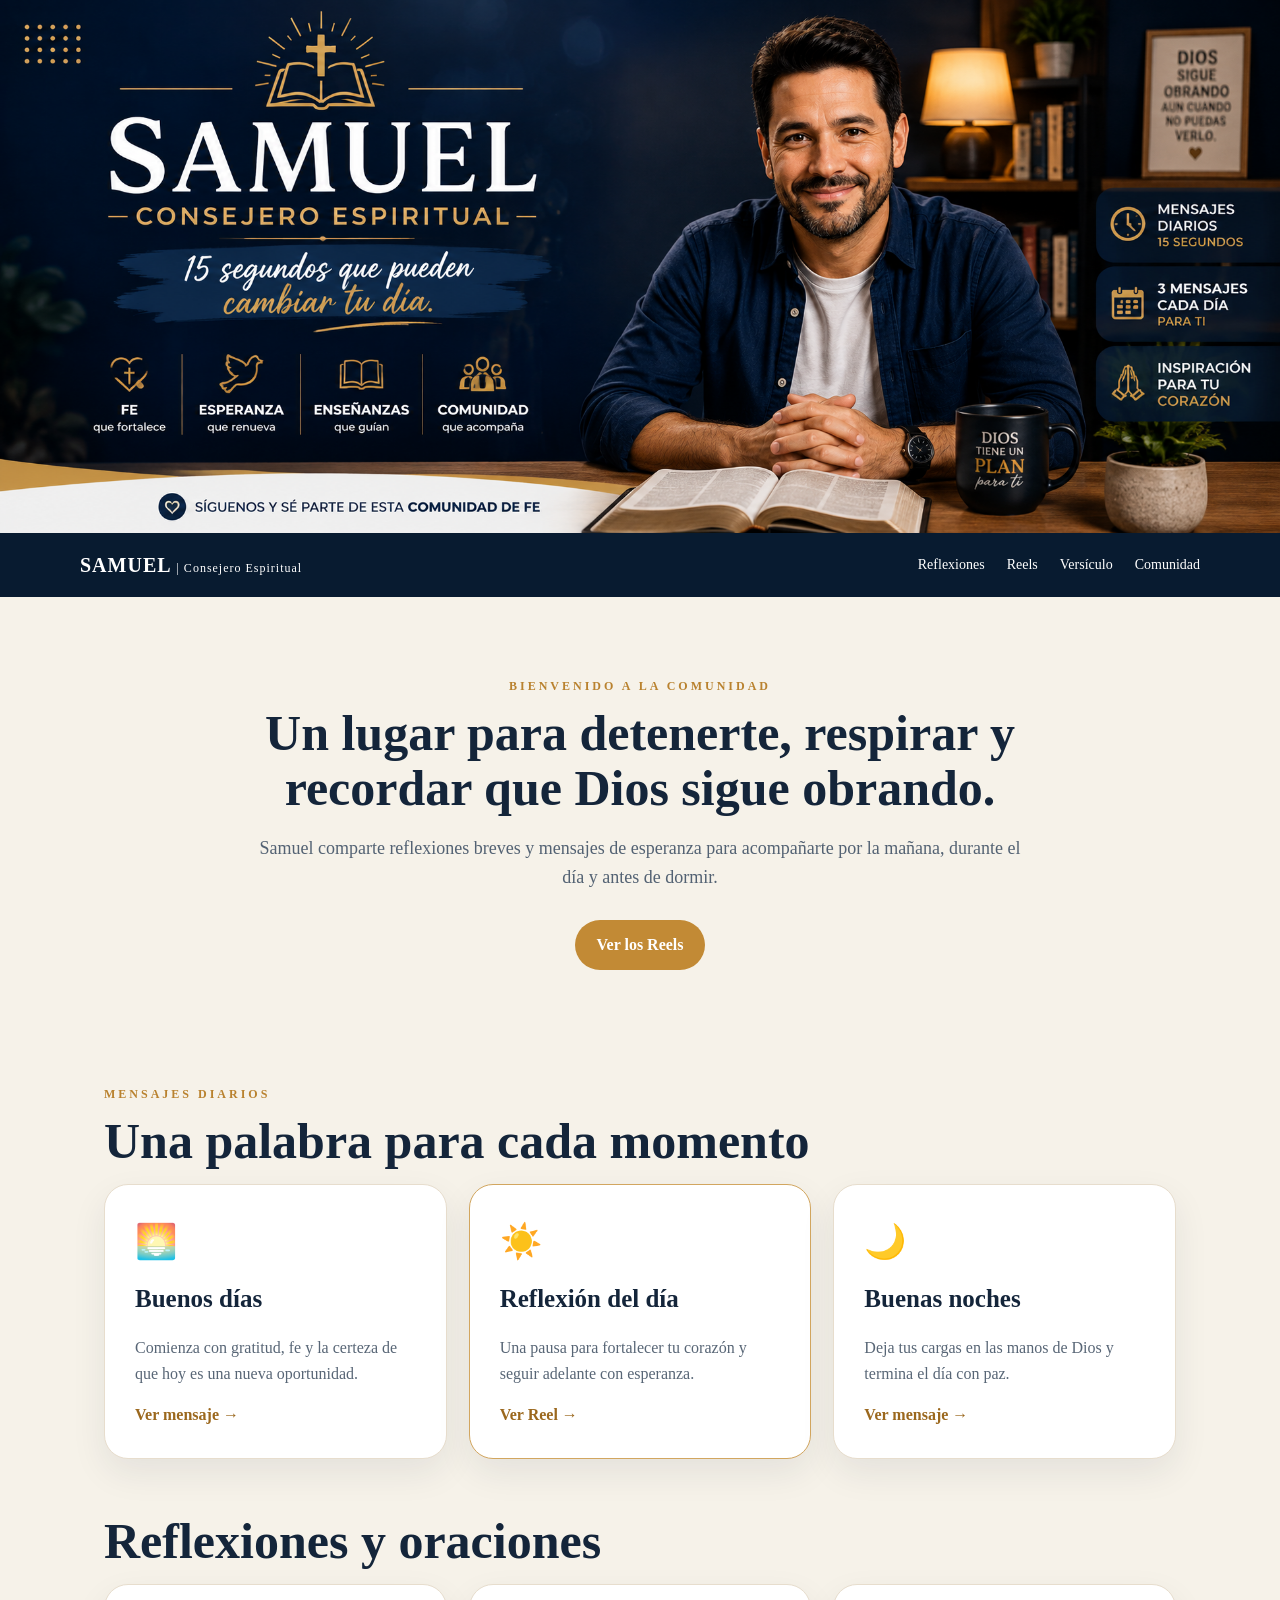
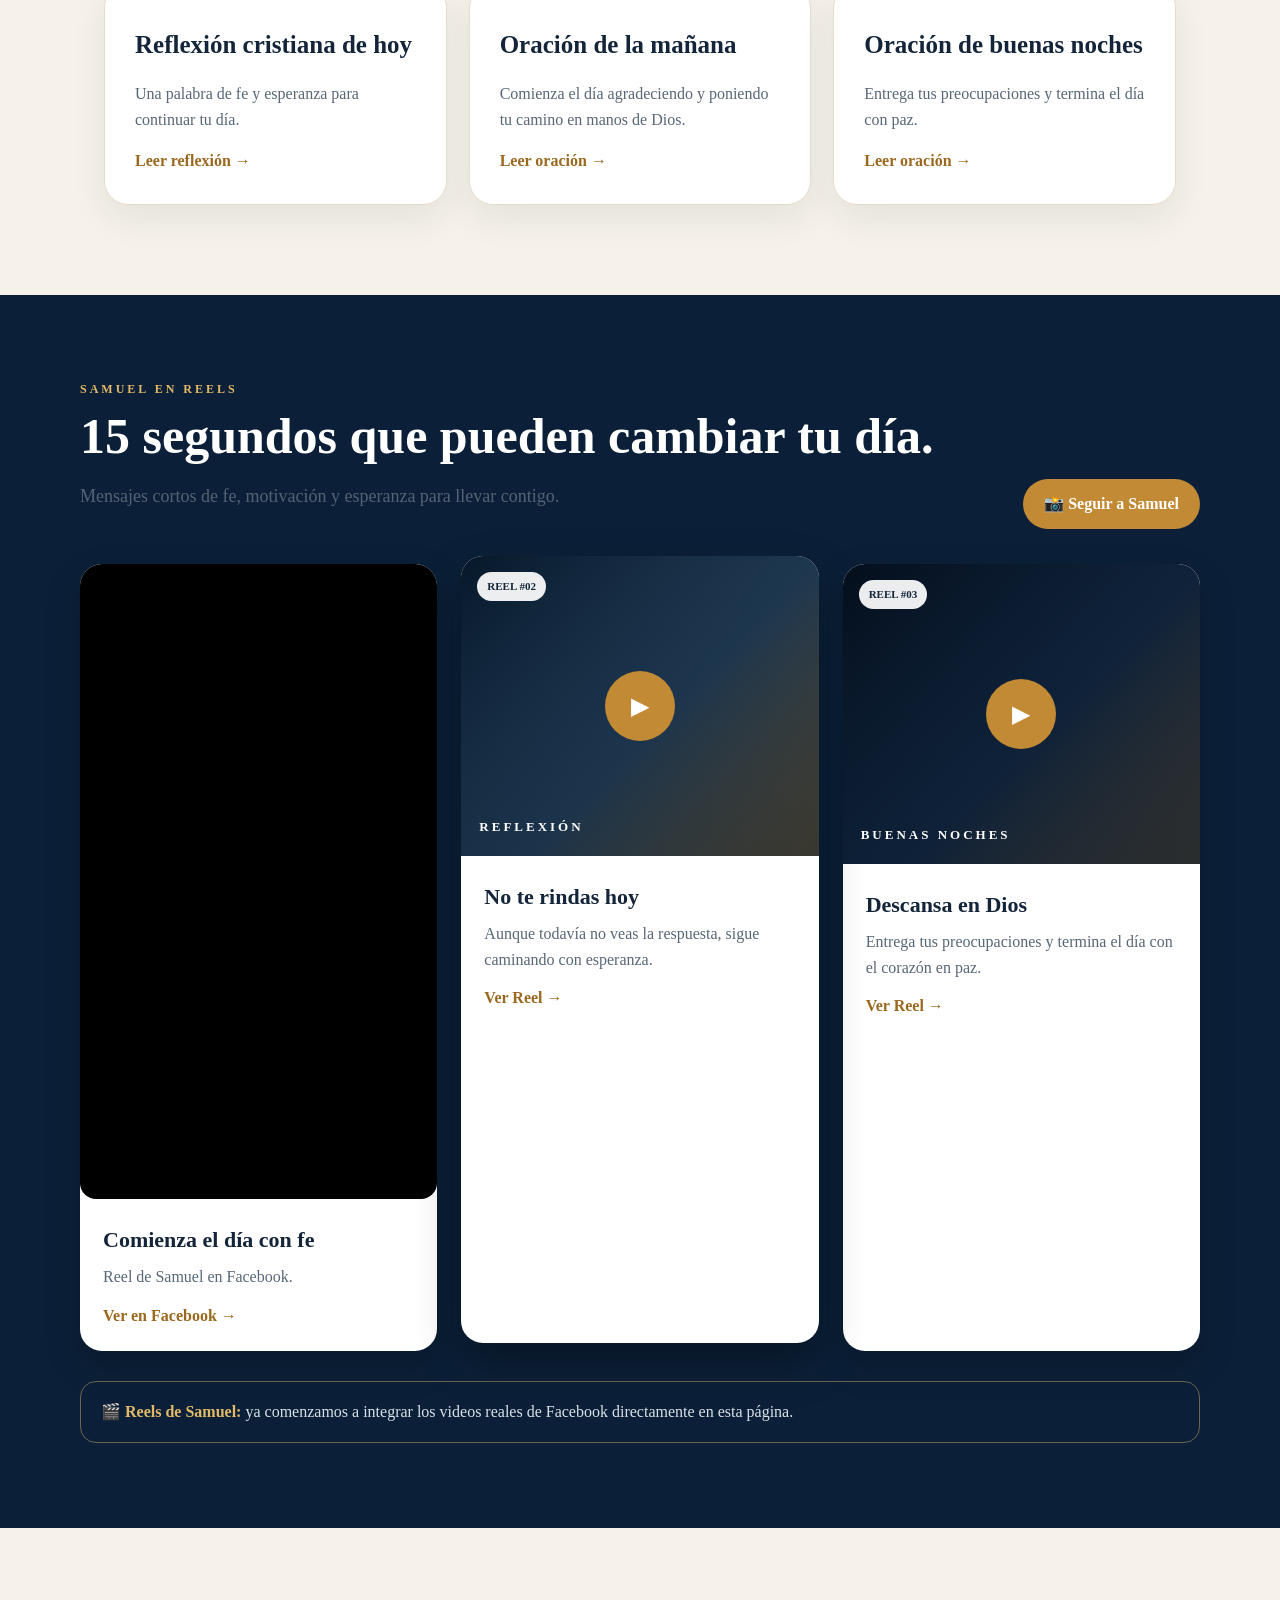
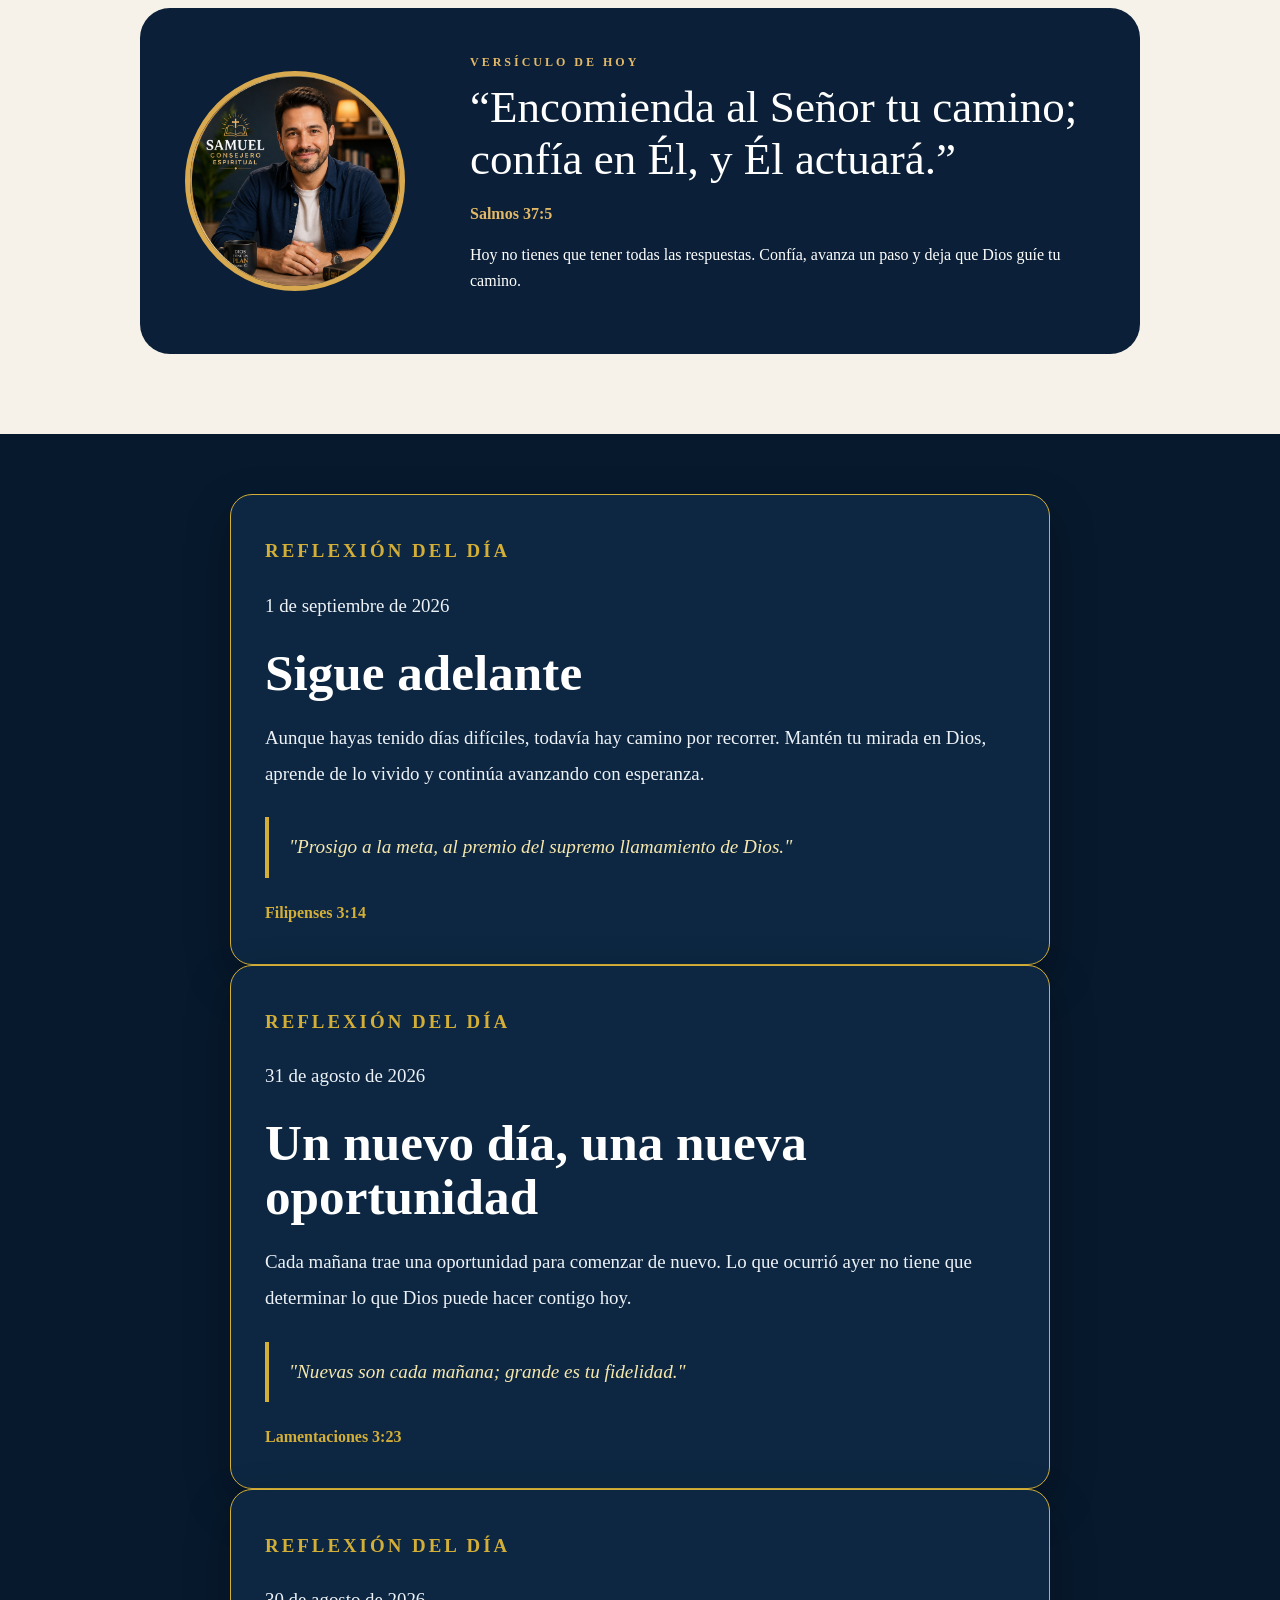
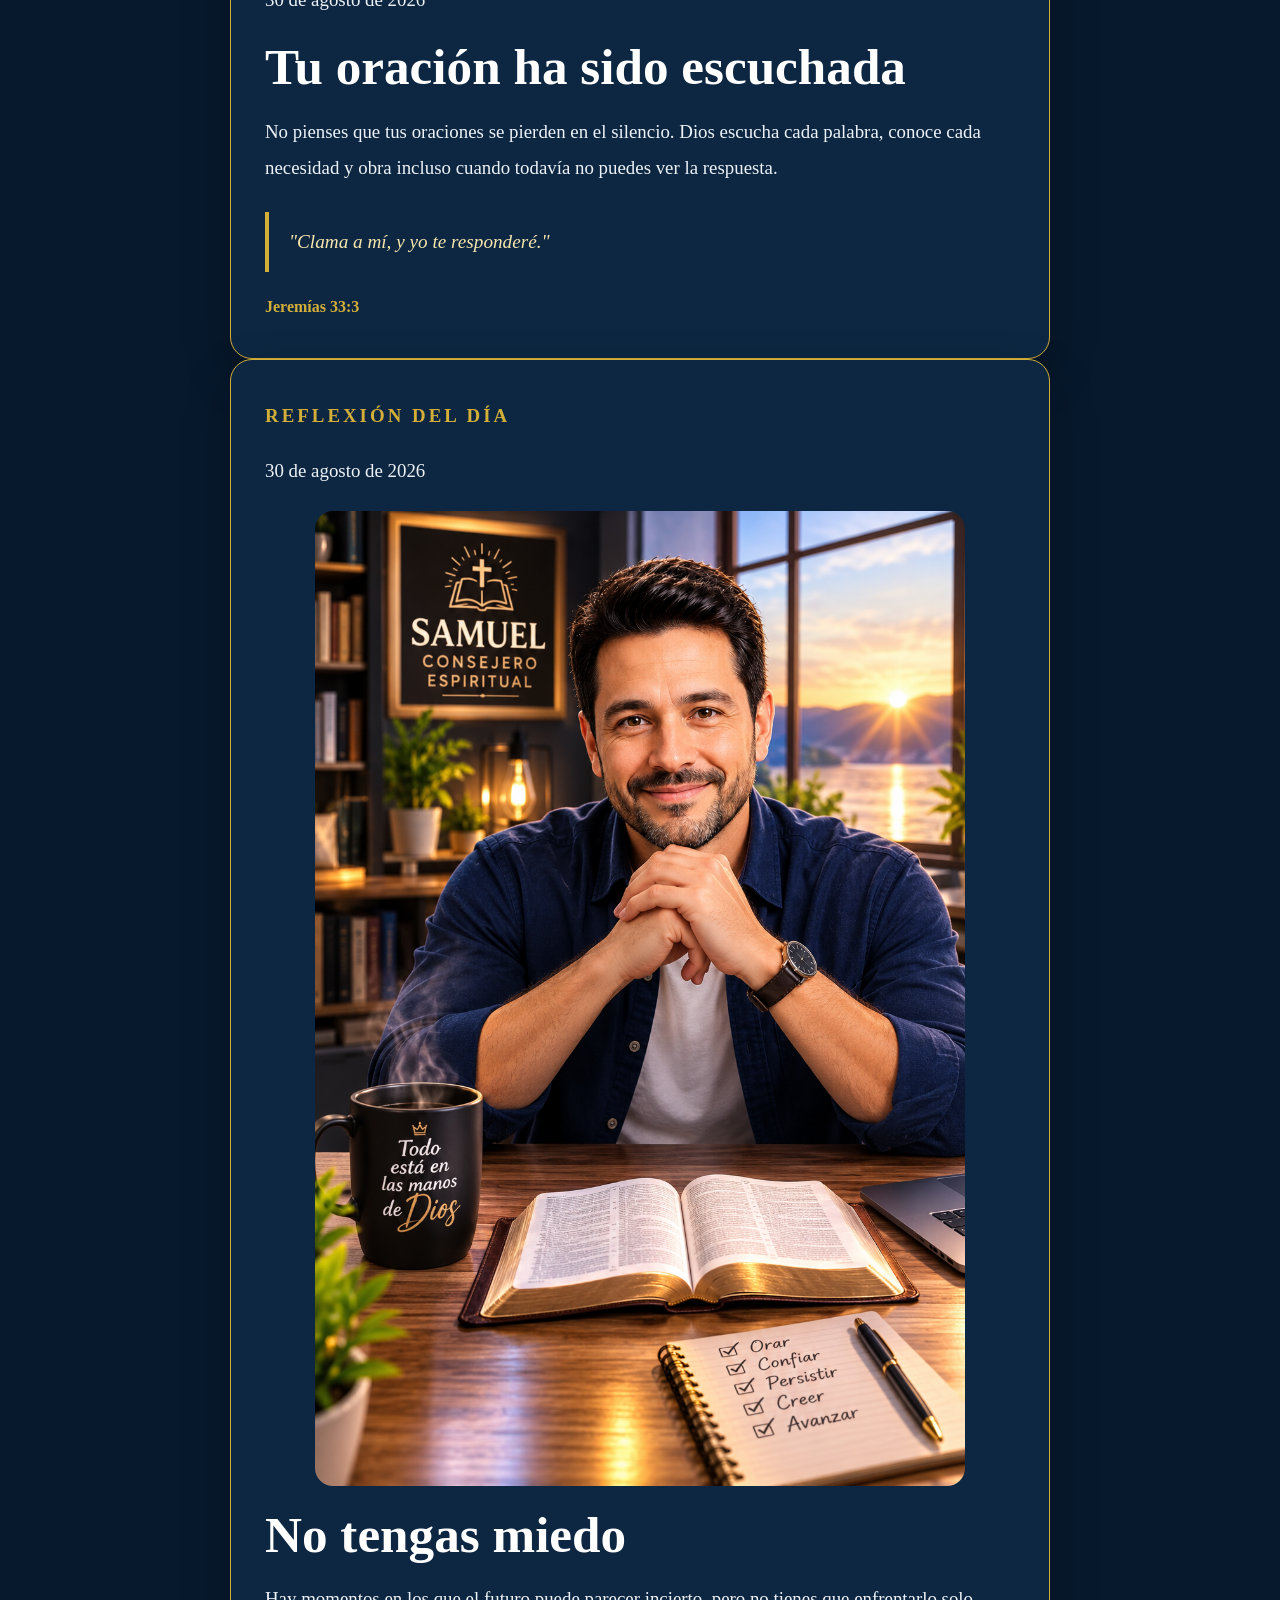
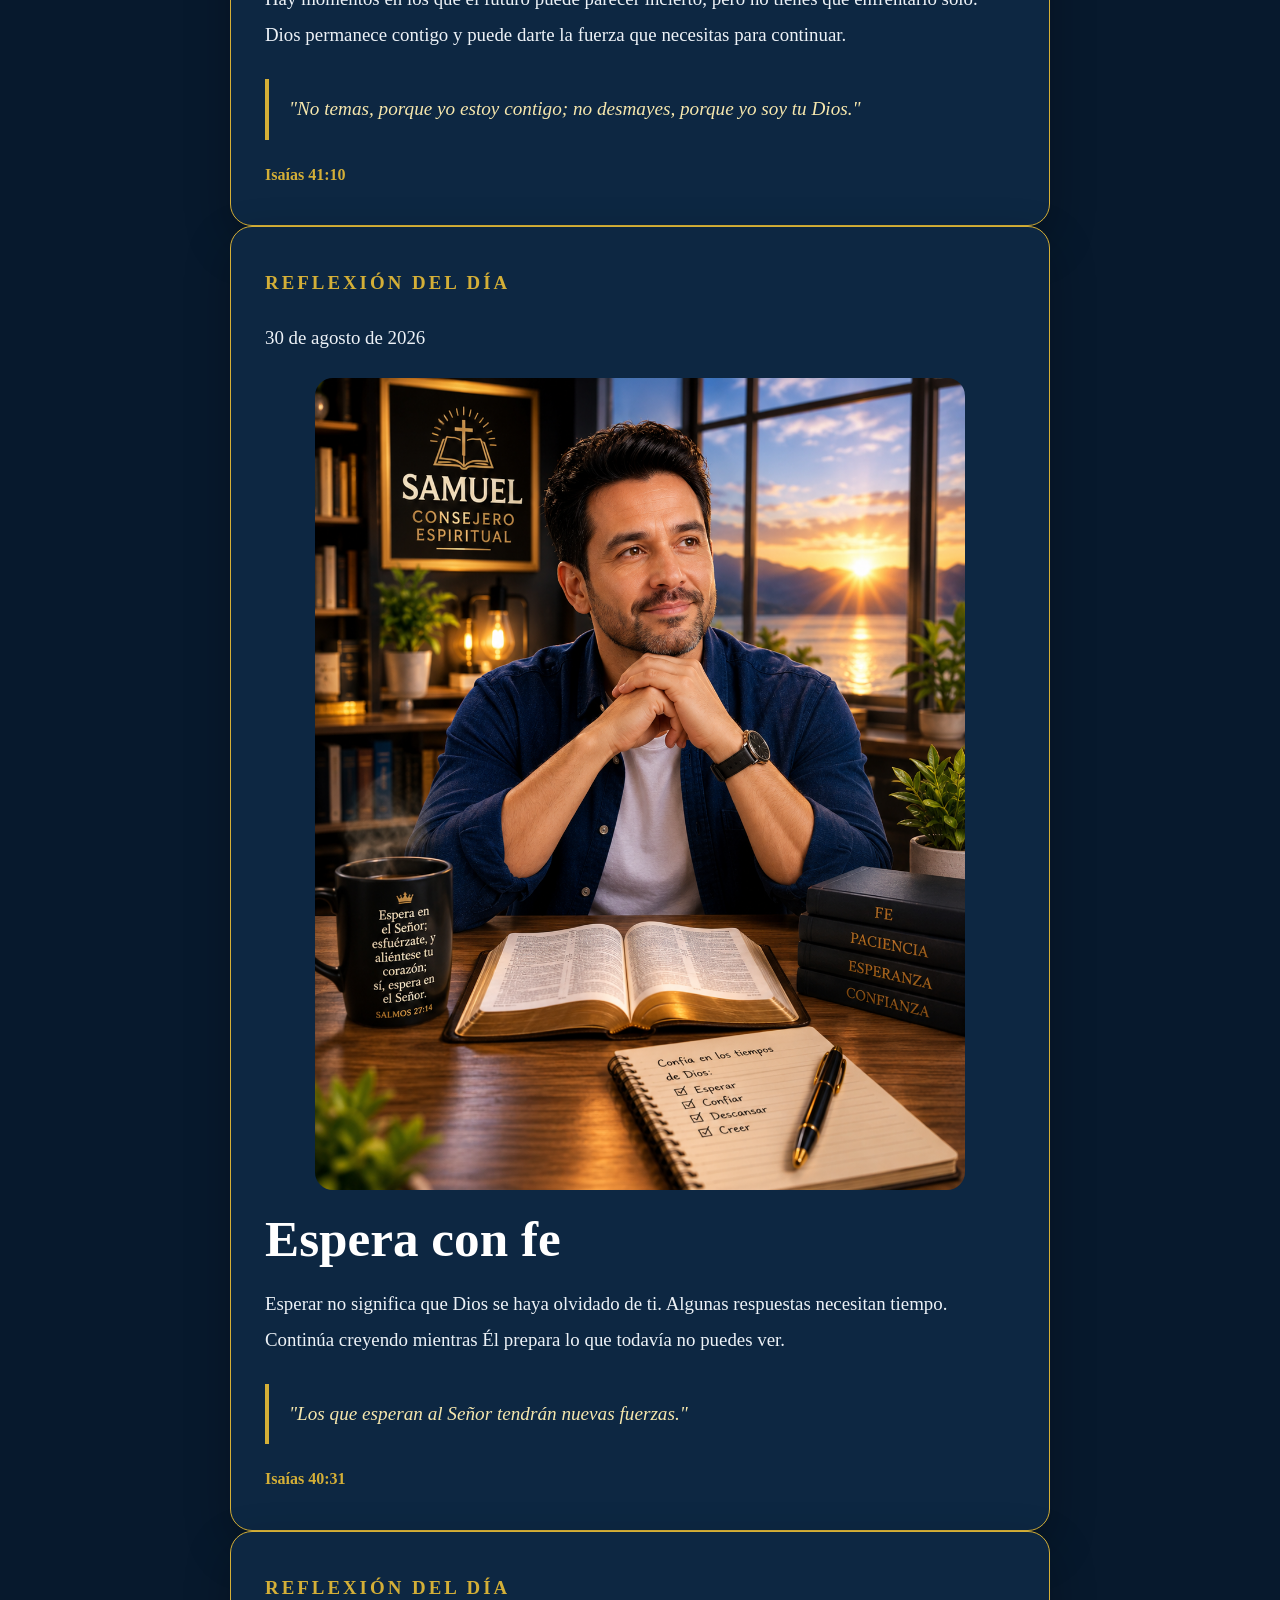
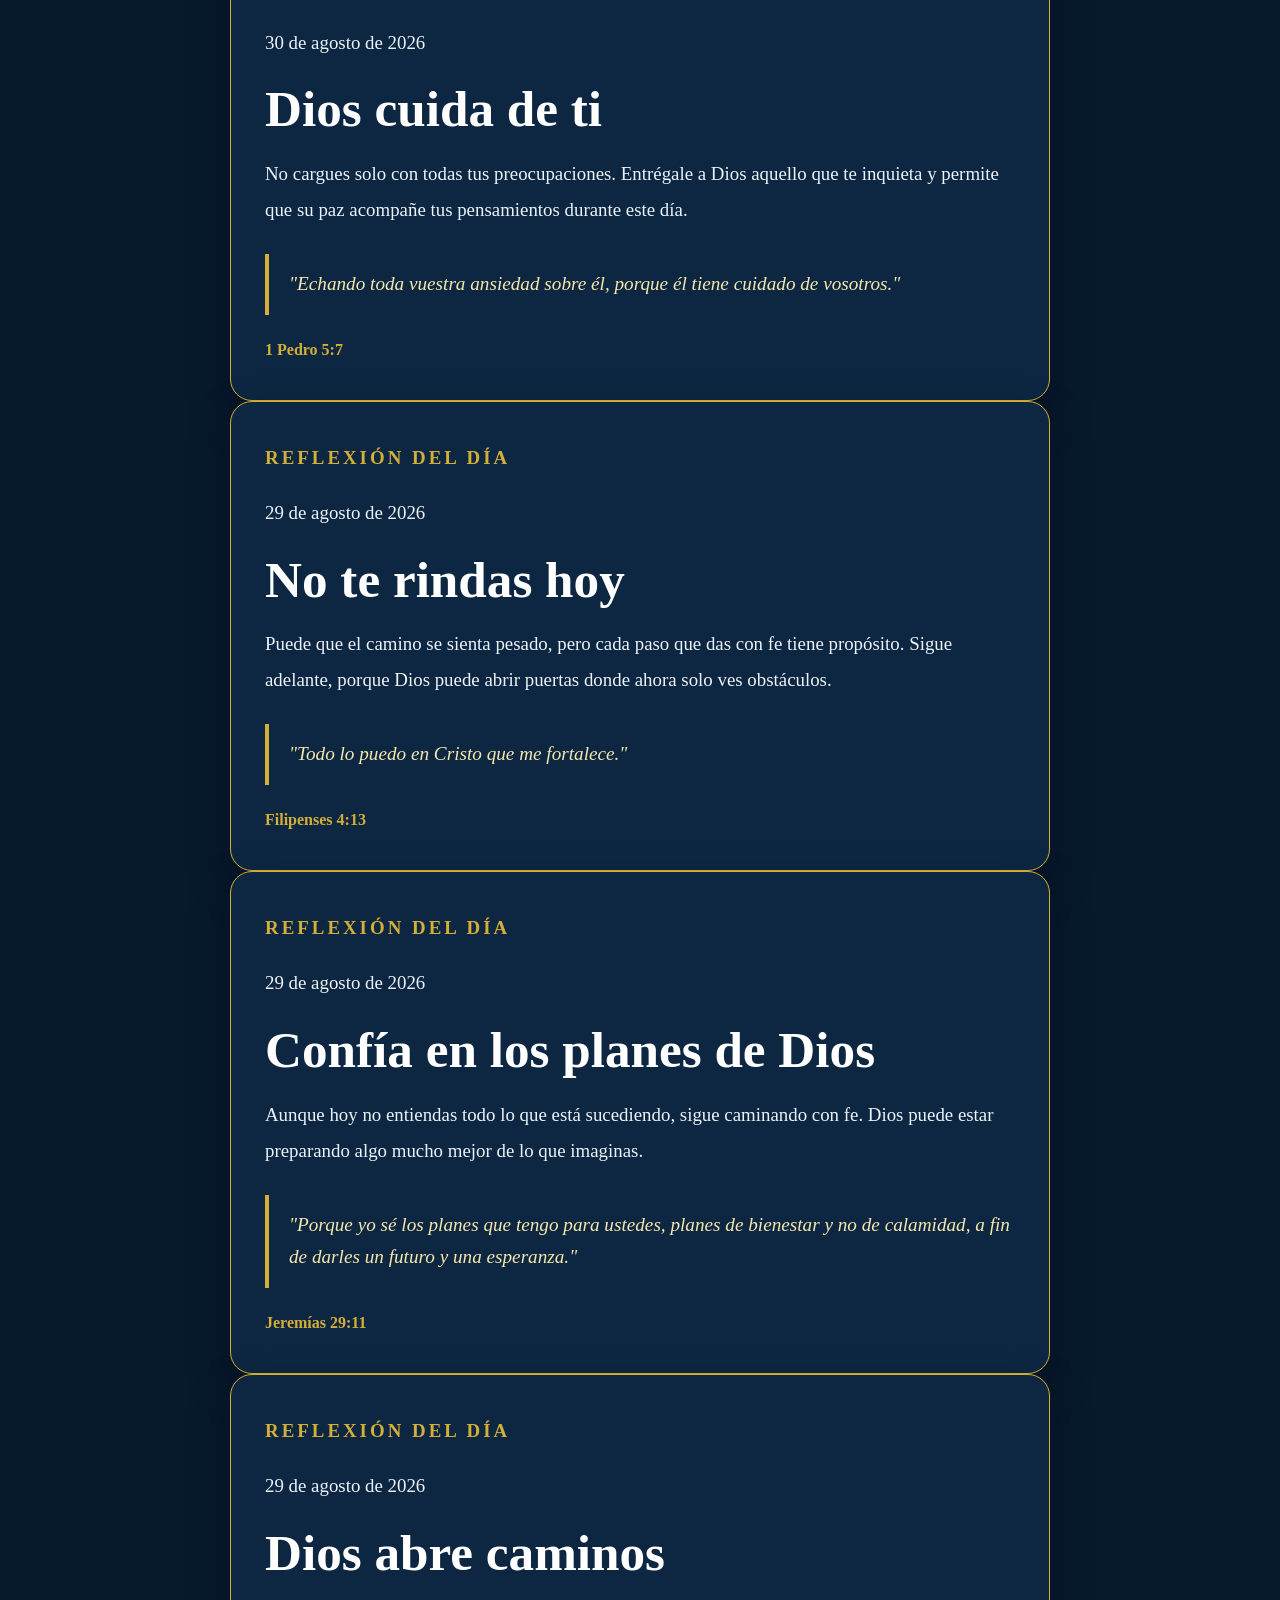
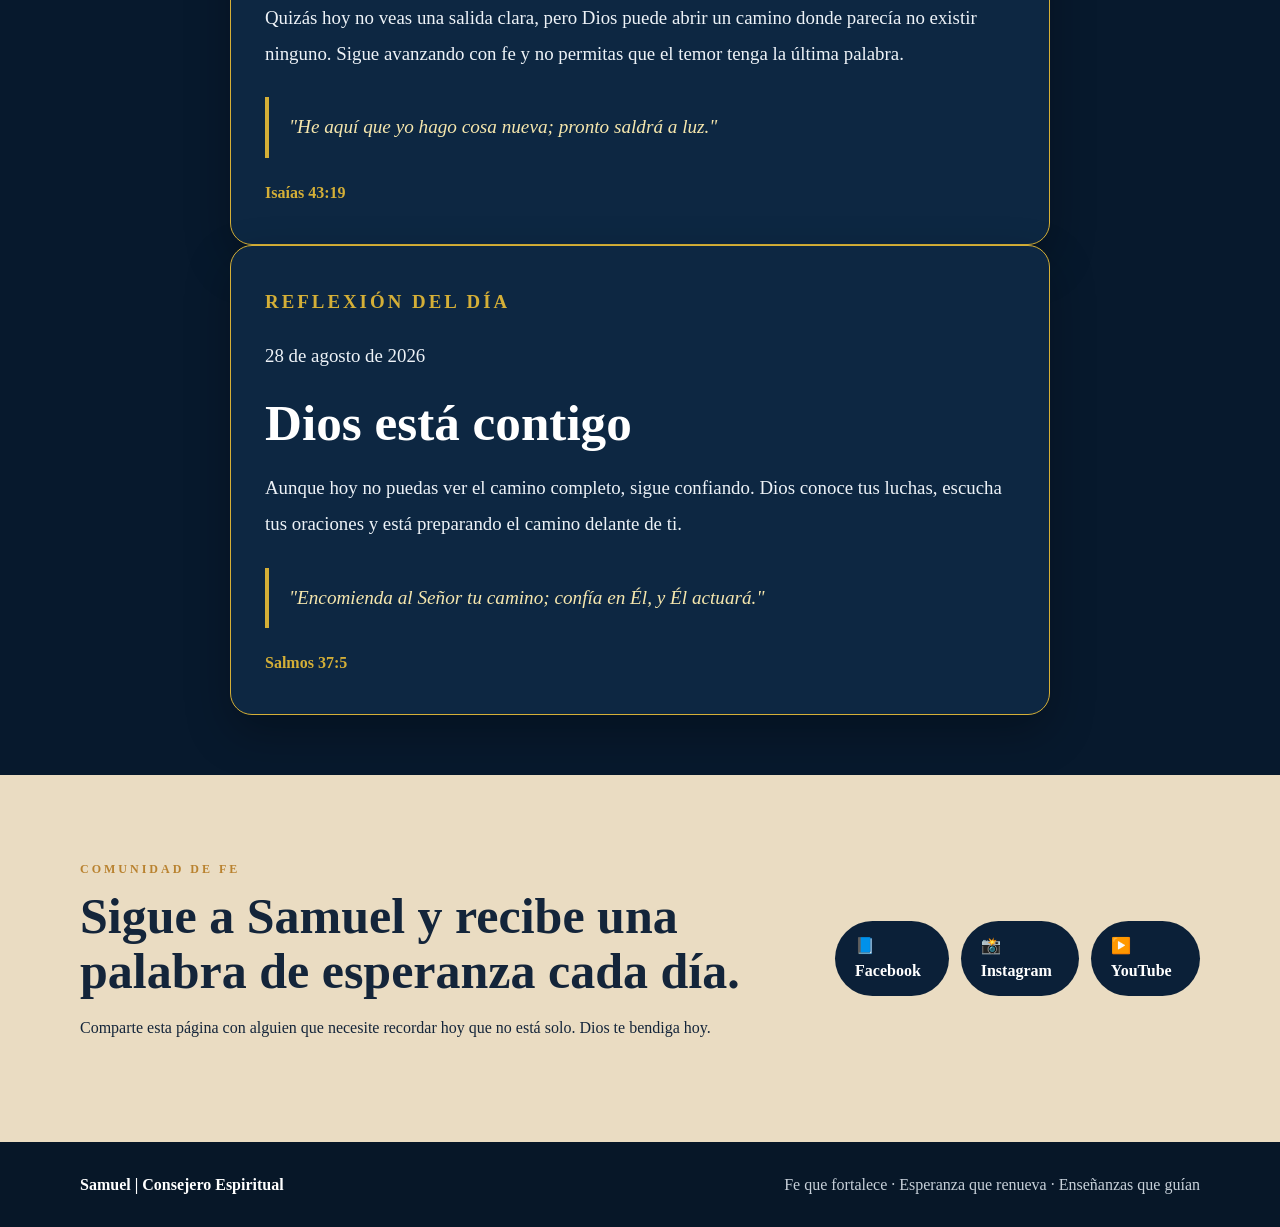
<file: index.html>
<!doctype html>
<html lang="es">
<head>
<meta charset="utf-8">
<meta name="viewport" content="width=device-width, initial-scale=1">
<title>Samuel Consejero Espiritual | Reflexiones Cristianas y Mensajes de Fe</title>
<meta name="description" content="Samuel Consejero Espiritual comparte reflexiones cristianas, mensajes de fe, esperanza, oración y motivación para comenzar y terminar cada día con Dios.">
<link rel="stylesheet" href="styles.css">
<link rel="canonical" href="https://samuelconsejero.com/">
<meta name="robots" content="index, follow, max-image-preview:large">
<meta name="author" content="Samuel | Consejero Espiritual">
<meta name="theme-color" content="#07192d">

<meta property="og:type" content="website">
<meta property="og:locale" content="es_US">
<meta property="og:title" content="Samuel | Consejero Espiritual">
<meta property="og:description" content="Reflexiones cristianas, mensajes de fe, esperanza y motivación para cada día.">
<meta property="og:url" content="https://samuelconsejero.com/">
<meta property="og:image" content="https://samuelconsejero.com/samuel-banner.png">

<meta name="twitter:card" content="summary_large_image">
<meta name="twitter:title" content="Samuel | Consejero Espiritual">
<meta name="twitter:description" content="Reflexiones cristianas, mensajes de fe, esperanza y motivación para cada día.">
<meta name="twitter:image" content="https://samuelconsejero.com/samuel-banner.png">

<script type="application/ld+json">
{
  "@context": "https://schema.org",
  "@type": "WebSite",
  "name": "Samuel | Consejero Espiritual",
  "url": "https://samuelconsejero.com/",
  "description": "Reflexiones cristianas, mensajes de fe, esperanza y motivación para cada día.",
  "inLanguage": "es"
}
</script>
<script async src="https://pagead2.googlesyndication.com/pagead/js/adsbygoogle.js?client=ca-pub-1262823786846792"
     crossorigin="anonymous"></script>
</head>
<body>
<header id="inicio">
  <div class="brand-banner"><img src="samuel-banner.png" alt="Samuel | Consejero Espiritual"></div>
  <nav class="nav">
    <a class="logo" href="#inicio">SAMUEL <span>| Consejero Espiritual</span></a>
    <div class="navlinks">
      <a href="#reflexiones">Reflexiones</a>
      <a href="#reels">Reels</a>
      <a href="#versiculo">Versículo</a>
      <a href="#comunidad">Comunidad</a>
    </div>
  </nav>
</header>

<main>
<section class="intro">
  <p class="kicker">BIENVENIDO A LA COMUNIDAD</p>
  <h1>Un lugar para detenerte, respirar y recordar que Dios sigue obrando.</h1>
  <p>Samuel comparte reflexiones breves y mensajes de esperanza para acompañarte por la mañana, durante el día y antes de dormir.</p>
  <a class="btn gold" href="#reels">Ver los Reels</a>
</section>

<section id="reflexiones" class="section">
  <p class="kicker">MENSAJES DIARIOS</p>
  <h2>Una palabra para cada momento</h2>
  <div class="cards">
    <article class="card"><div class="icon">🌅</div><h3>Buenos días</h3><p>Comienza con gratitud, fe y la certeza de que hoy es una nueva oportunidad.</p><a href="#reels">Ver mensaje →</a></article>
    <article class="card main-card"><div class="icon">☀️</div><h3>Reflexión del día</h3><p>Una pausa para fortalecer tu corazón y seguir adelante con esperanza.</p><a href="#reels">Ver Reel →</a></article>
    <article class="card"><div class="icon">🌙</div><h3>Buenas noches</h3><p>Deja tus cargas en las manos de Dios y termina el día con paz.</p><a href="#reels">Ver mensaje →</a></article>
  </div>
  <div class="seo-articles">
    <h2>Reflexiones y oraciones</h2>
    <div class="cards">
      <article class="card"><h3>Reflexión cristiana de hoy</h3><p>Una palabra de fe y esperanza para continuar tu día.</p><a href="reflexion-cristiana-de-hoy.html">Leer reflexión →</a></article>
      <article class="card"><h3>Oración de la mañana</h3><p>Comienza el día agradeciendo y poniendo tu camino en manos de Dios.</p><a href="oracion-de-la-manana.html">Leer oración →</a></article>
      <article class="card"><h3>Oración de buenas noches</h3><p>Entrega tus preocupaciones y termina el día con paz.</p><a href="oracion-de-buenas-noches.html">Leer oración →</a></article>
    </div>
  </div>
</section>

<!-- NUEVA SECCIÓN DE REELS -->
<section id="reels" class="reels-section">
  <div class="reels-heading">
    <div>
      <p class="kicker">SAMUEL EN REELS</p>
      <h2>15 segundos que pueden cambiar tu día.</h2>
      <p>Mensajes cortos de fe, motivación y esperanza para llevar contigo.</p>
    </div>
    <a class="btn gold" href="https://www.instagram.com/samuel.consejero/" target="_blank" rel="noopener">📸 Seguir a Samuel</a>
  </div>

  <div class="reels-grid">
    <article class="reel-card">
      <div style="position:relative;width:100%;max-width:360px;margin:0 auto;aspect-ratio:9/16;background:#000;border-radius:16px;overflow:hidden;">
        <iframe
          src="https://www.facebook.com/plugins/video.php?href=https%3A%2F%2Fwww.facebook.com%2Freel%2F1113330831358997&show_text=false&width=360"
          width="360"
          height="640"
          style="border:none;overflow:hidden;width:100%;height:100%;"
          scrolling="no"
          frameborder="0"
          allowfullscreen="true"
          allow="autoplay; clipboard-write; encrypted-media; picture-in-picture; web-share"
          loading="lazy">
        </iframe>
      </div>
      <div class="reel-body">
        <h3>Comienza el día con fe</h3>
        <p>Reel de Samuel en Facebook.</p>
        <a href="https://www.facebook.com/reel/1113330831358997" target="_blank" rel="noopener" class="reel-link">Ver en Facebook →</a>
      </div>
    </article>

    <article class="reel-card featured-reel">
      <div class="reel-cover hope"><span class="reel-badge">REEL #02</span><span class="play">▶</span><span class="cover-label">REFLEXIÓN</span></div>
      <div class="reel-body"><h3>No te rindas hoy</h3><p>Aunque todavía no veas la respuesta, sigue caminando con esperanza.</p><a href="https://www.instagram.com/samuel.consejero/" target="_blank" rel="noopener" class="reel-link">Ver Reel →</a></div>
    </article>

    <article class="reel-card">
      <div class="reel-cover night"><span class="reel-badge">REEL #03</span><span class="play">▶</span><span class="cover-label">BUENAS NOCHES</span></div>
      <div class="reel-body"><h3>Descansa en Dios</h3><p>Entrega tus preocupaciones y termina el día con el corazón en paz.</p><a href="https://www.instagram.com/samuel.consejero/" target="_blank" rel="noopener" class="reel-link">Ver Reel →</a></div>
    </article>
  </div>

  <div class="reels-note">
    <strong>🎬 Reels de Samuel:</strong> ya comenzamos a integrar los videos reales de Facebook directamente en esta página.
  </div>
</section>

<section id="versiculo" class="verse">
  <div class="verse-inner">
    <img src="samuel-profile.png" alt="Samuel, Consejero Espiritual">
    <div>
      <p class="kicker">VERSÍCULO DE HOY</p>
      <blockquote>“Encomienda al Señor tu camino; confía en Él, y Él actuará.”</blockquote>
      <strong>Salmos 37:5</strong>
      <p>Hoy no tienes que tener todas las respuestas. Confía, avanza un paso y deja que Dios guíe tu camino.</p>
    </div>
  </div>
</section>

<section id="comunidad" class="community">
  <div>
    <p class="kicker">COMUNIDAD DE FE</p>
    <h2>Sigue a Samuel y recibe una palabra de esperanza cada día.</h2>
    <p>Comparte esta página con alguien que necesite recordar hoy que no está solo. Dios te bendiga hoy.</p>
  </div>
  <div class="social-buttons">
    <a class="social" href="https://www.facebook.com/profile.php?id=61592830172749" target="_blank" rel="noopener" aria-label="Samuel Consejero Espiritual en Facebook">📘 Facebook</a>
    <a class="social" href="https://www.instagram.com/samuel.consejero/" target="_blank" rel="noopener" aria-label="Samuel Consejero Espiritual en Instagram">📸 Instagram</a>
    <a class="social" href="https://www.youtube.com/@SamuelConsejeroEspiritual" target="_blank" rel="noopener" aria-label="Canal de YouTube Samuel Consejero Espiritual">▶️ YouTube</a>
  </div>
</section>
</main>

<footer><strong>Samuel | Consejero Espiritual</strong><span>Fe que fortalece · Esperanza que renueva · Enseñanzas que guían</span></footer>
<script>
fetch('publicaciones.json')
  .then(response => response.json())
  .then(data => {
    const publicaciones = data.publicaciones;
    const comunidad = document.querySelector('#comunidad');

    if (!comunidad || !publicaciones || publicaciones.length === 0) return;

    const contenedor = document.createElement('div');
    contenedor.className = 'publicaciones';

  [...publicaciones]
  .sort((a, b) => new Date(b.fecha) - new Date(a.fecha))
  .forEach(publicacion => {
    const articulo = document.createElement('article');
    articulo.className = 'publicacion';

    const fecha = publicacion.fecha
      ? new Date(publicacion.fecha + 'T12:00:00').toLocaleDateString('es-US', {
          year: 'numeric',
          month: 'long',
          day: 'numeric'
        })
      : '';

    articulo.innerHTML = `
   <p class="kicker">REFLEXIÓN DEL DÍA</p>
<p class="fecha-publicacion">${fecha}</p>

${publicacion.imagen ? `
  <img
    src="${publicacion.imagen}"
    alt="${publicacion.titulo}"
    class="imagen-publicacion"
  >
` : ''}

<h2>${publicacion.titulo}</h2>
<p>${publicacion.mensaje}</p>
<blockquote>"${publicacion.versiculo}"</blockquote>
<strong>${publicacion.referencia}</strong>
    `;

    contenedor.appendChild(articulo);
  });

    comunidad.parentNode.insertBefore(contenedor, comunidad);
  })
  .catch(error => {
    console.error('Error cargando publicaciones:', error);
  });
</script>
</body>
</html>
</file>
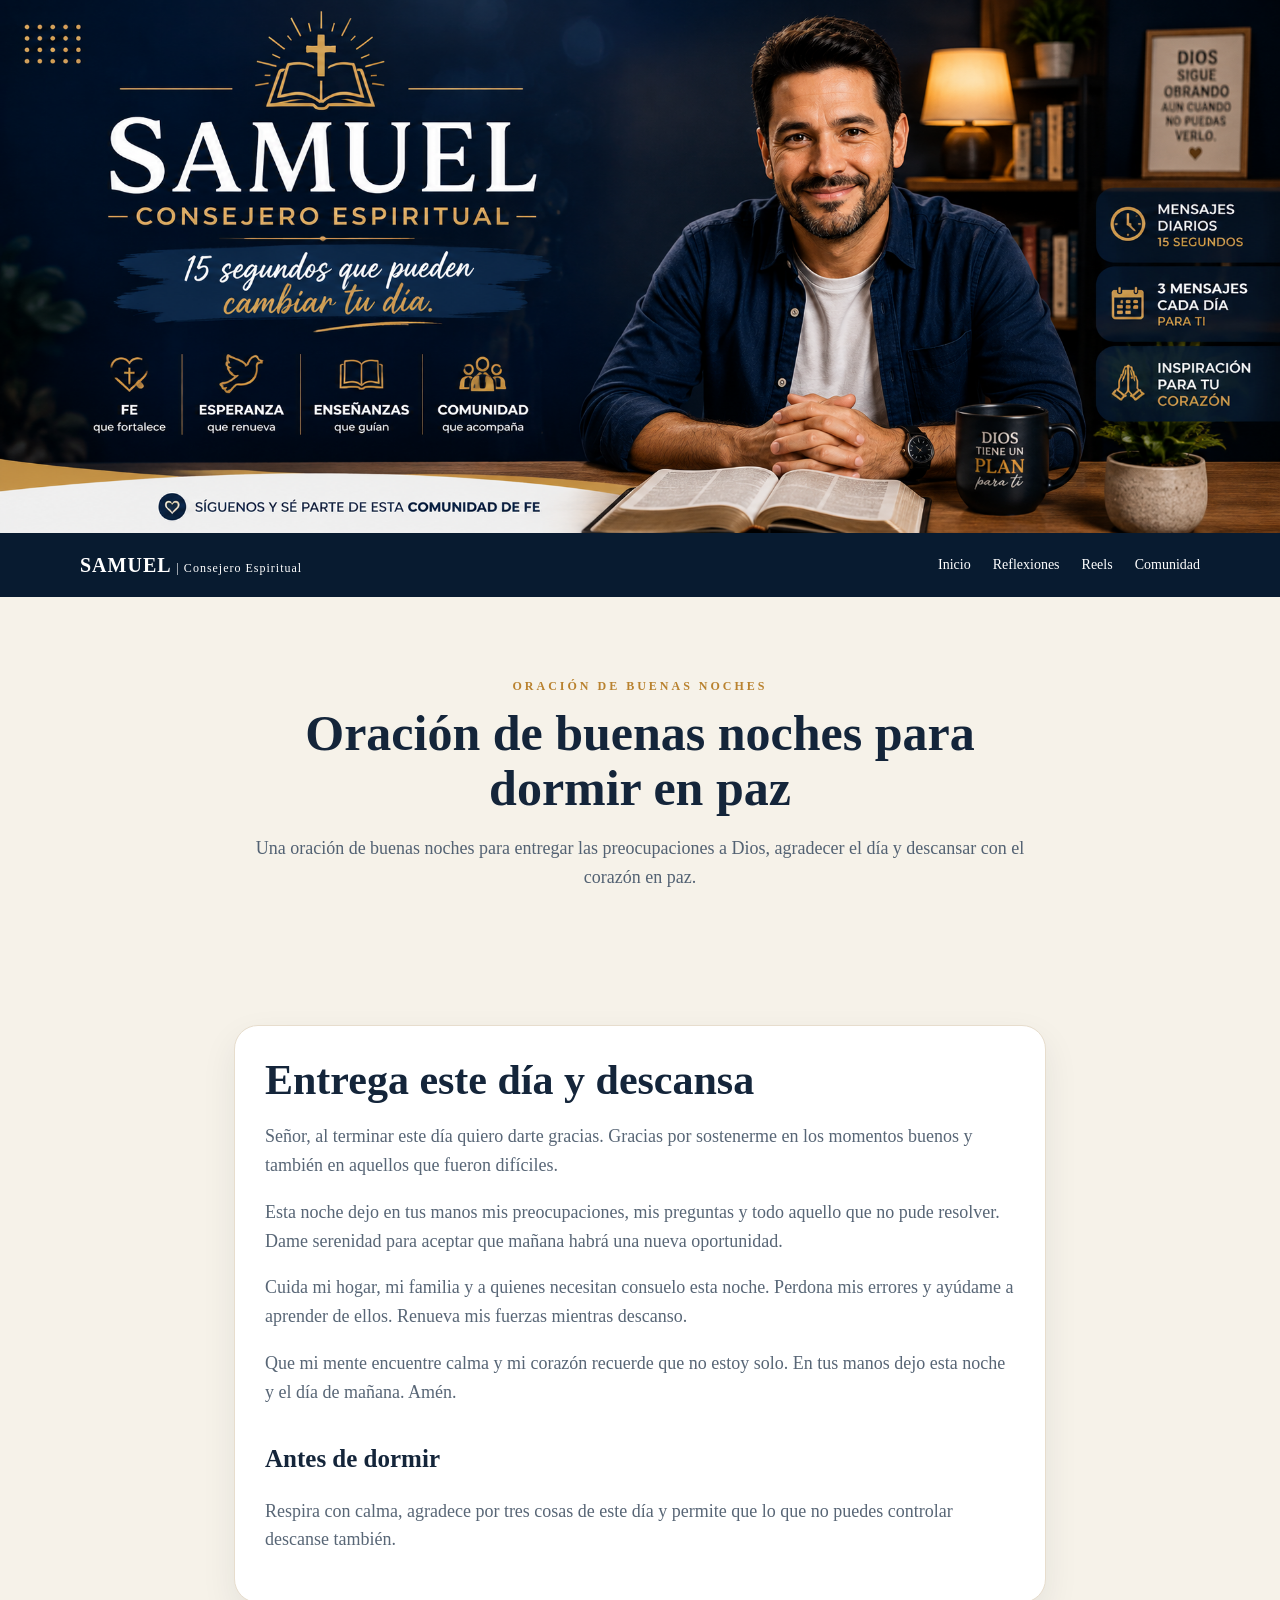
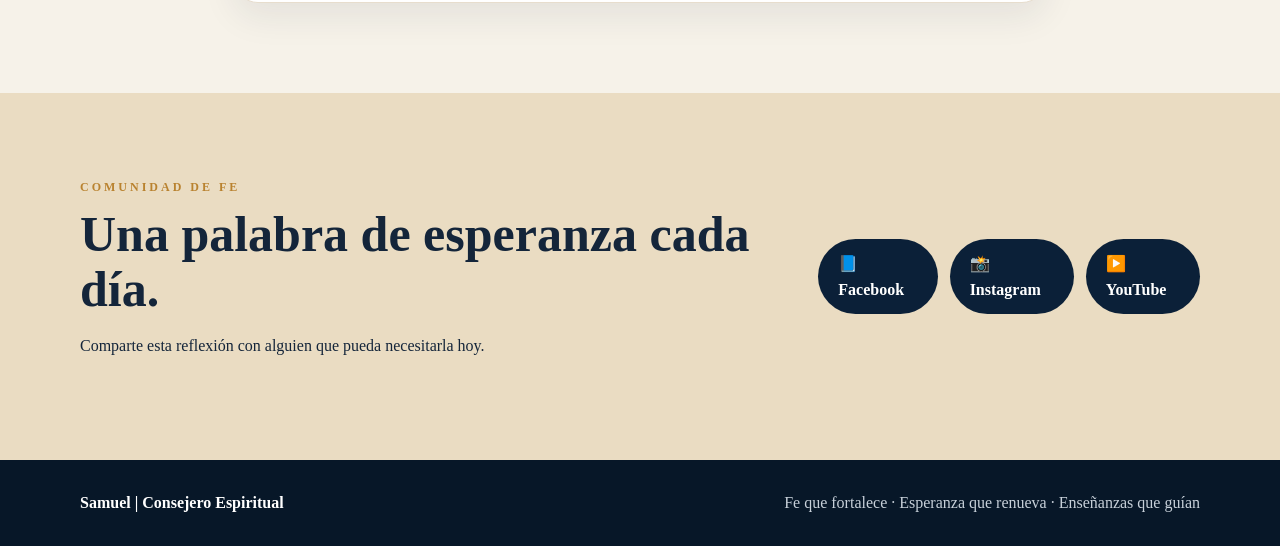
<file: oracion-de-buenas-noches.html>
<!doctype html>
<html lang="es">
<head>
<meta charset="utf-8">
<meta name="viewport" content="width=device-width, initial-scale=1">
<title>Oración de Buenas Noches para Dormir en Paz | Samuel</title>
<meta name="description" content="Una oración de buenas noches para entregar las preocupaciones a Dios, agradecer el día y descansar con el corazón en paz.">
<link rel="canonical" href="https://samuelconsejero.com/oracion-de-buenas-noches.html">
<meta name="robots" content="index, follow, max-image-preview:large">
<meta name="author" content="Samuel | Consejero Espiritual">
<meta name="theme-color" content="#07192d">
<link rel="stylesheet" href="styles.css">
<meta property="og:type" content="article">
<meta property="og:locale" content="es_US">
<meta property="og:title" content="Oración de Buenas Noches para Dormir en Paz | Samuel">
<meta property="og:description" content="Una oración de buenas noches para entregar las preocupaciones a Dios, agradecer el día y descansar con el corazón en paz.">
<meta property="og:url" content="https://samuelconsejero.com/oracion-de-buenas-noches.html">
<meta property="og:image" content="https://samuelconsejero.com/samuel-banner.png">
<script async src="https://pagead2.googlesyndication.com/pagead/js/adsbygoogle.js?client=ca-pub-1262823786846792" crossorigin="anonymous"></script>
</head>
<body>
<header id="inicio">
  <div class="brand-banner"><a href="/"><img src="samuel-banner.png" alt="Samuel | Consejero Espiritual"></a></div>
  <nav class="nav">
    <a class="logo" href="/">SAMUEL <span>| Consejero Espiritual</span></a>
    <div class="navlinks">
      <a href="/">Inicio</a>
      <a href="/#reflexiones">Reflexiones</a>
      <a href="/#reels">Reels</a>
      <a href="/#comunidad">Comunidad</a>
    </div>
  </nav>
</header>
<main>
<section class="intro">
  <p class="kicker">ORACIÓN DE BUENAS NOCHES</p>
  <h1>Oración de buenas noches para dormir en paz</h1>
  <p>Una oración de buenas noches para entregar las preocupaciones a Dios, agradecer el día y descansar con el corazón en paz.</p>
</section>
<section class="section article-content">
<article class="card">
<h2>Entrega este día y descansa</h2>
<p>Señor, al terminar este día quiero darte gracias. Gracias por sostenerme en los momentos buenos y también en aquellos que fueron difíciles.</p>
<p>Esta noche dejo en tus manos mis preocupaciones, mis preguntas y todo aquello que no pude resolver. Dame serenidad para aceptar que mañana habrá una nueva oportunidad.</p>
<p>Cuida mi hogar, mi familia y a quienes necesitan consuelo esta noche. Perdona mis errores y ayúdame a aprender de ellos. Renueva mis fuerzas mientras descanso.</p>
<p>Que mi mente encuentre calma y mi corazón recuerde que no estoy solo. En tus manos dejo esta noche y el día de mañana. Amén.</p>
<h3>Antes de dormir</h3>
<p>Respira con calma, agradece por tres cosas de este día y permite que lo que no puedes controlar descanse también.</p>
</article>
</section>
<section class="community">
  <div>
    <p class="kicker">COMUNIDAD DE FE</p>
    <h2>Una palabra de esperanza cada día.</h2>
    <p>Comparte esta reflexión con alguien que pueda necesitarla hoy.</p>
  </div>
  <div class="social-buttons">
    <a class="social" href="https://www.facebook.com/profile.php?id=61592830172749" target="_blank" rel="noopener">📘 Facebook</a>
    <a class="social" href="https://www.instagram.com/samuel.consejero/" target="_blank" rel="noopener">📸 Instagram</a>
    <a class="social" href="https://www.youtube.com/@SamuelConsejeroEspiritual" target="_blank" rel="noopener">▶️ YouTube</a>
  </div>
</section>
</main>
<footer><strong>Samuel | Consejero Espiritual</strong><span>Fe que fortalece · Esperanza que renueva · Enseñanzas que guían</span></footer>
</body>
</html>
</file>
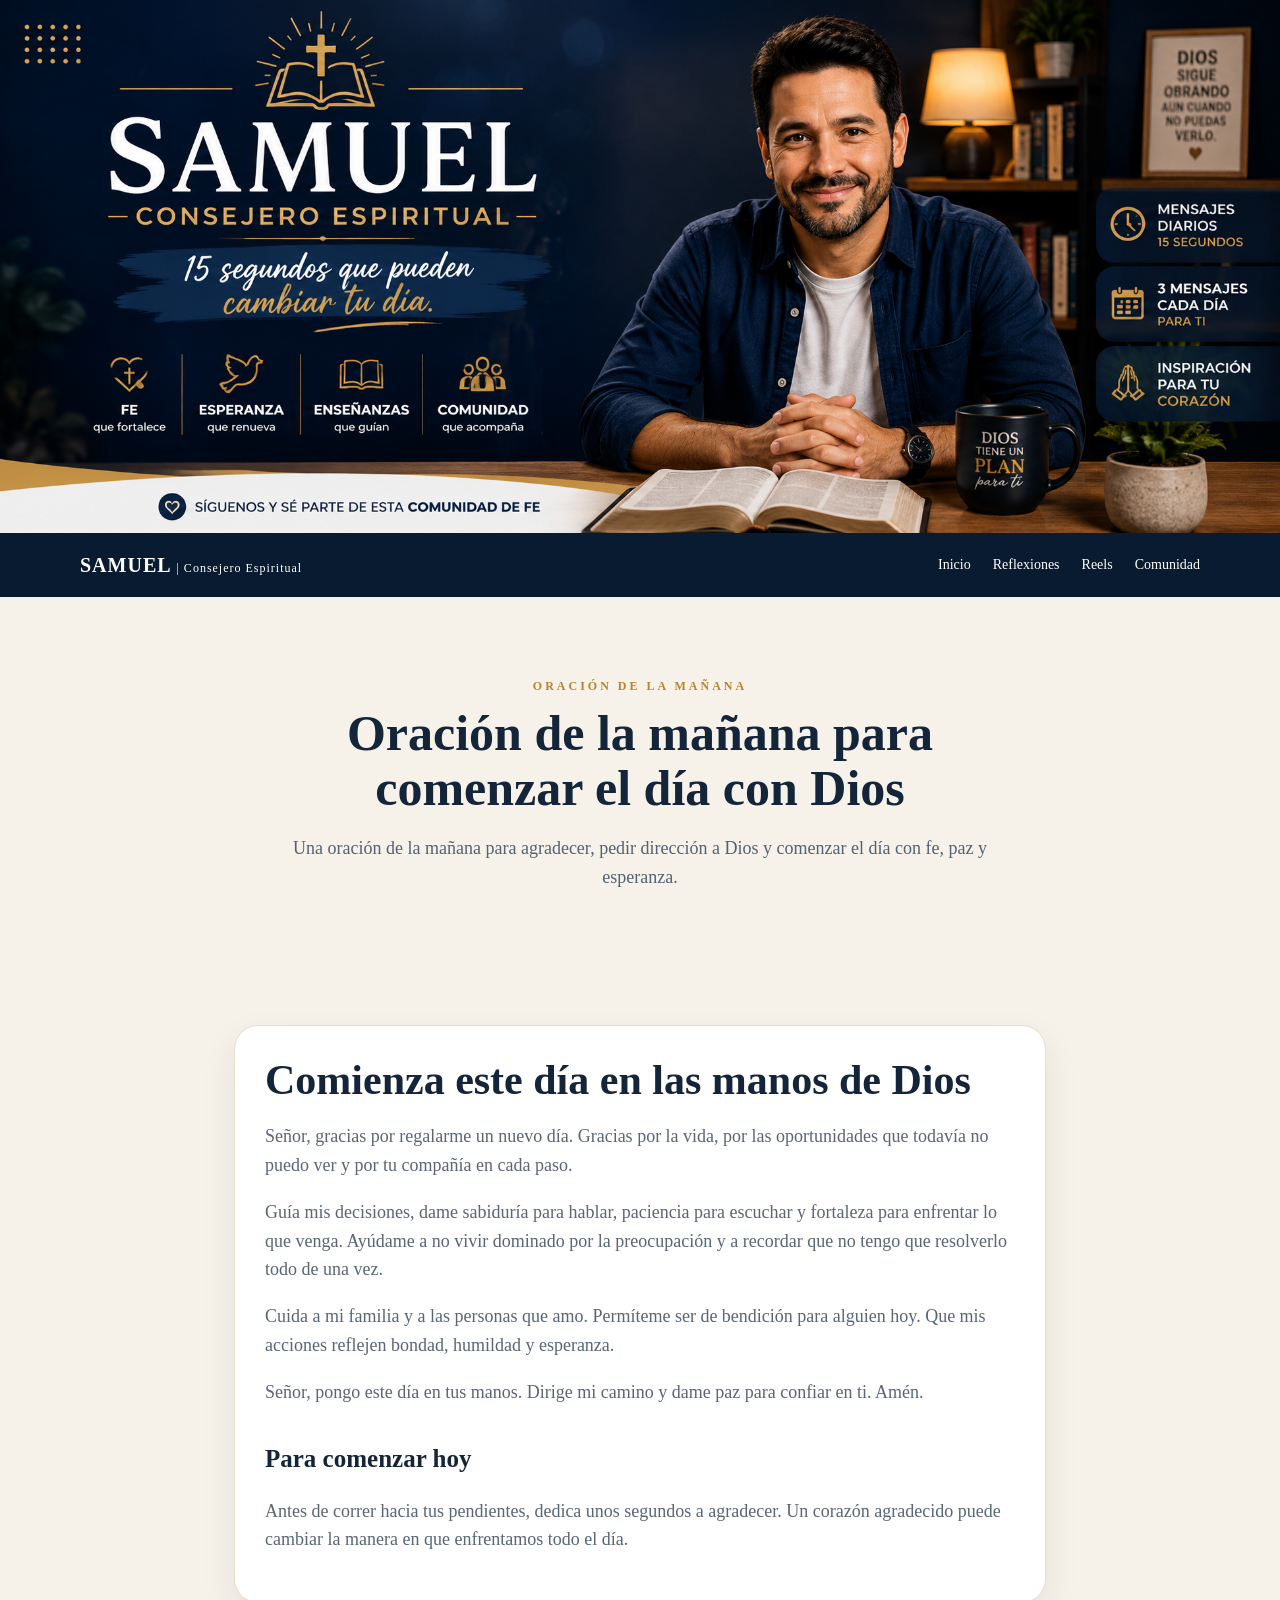
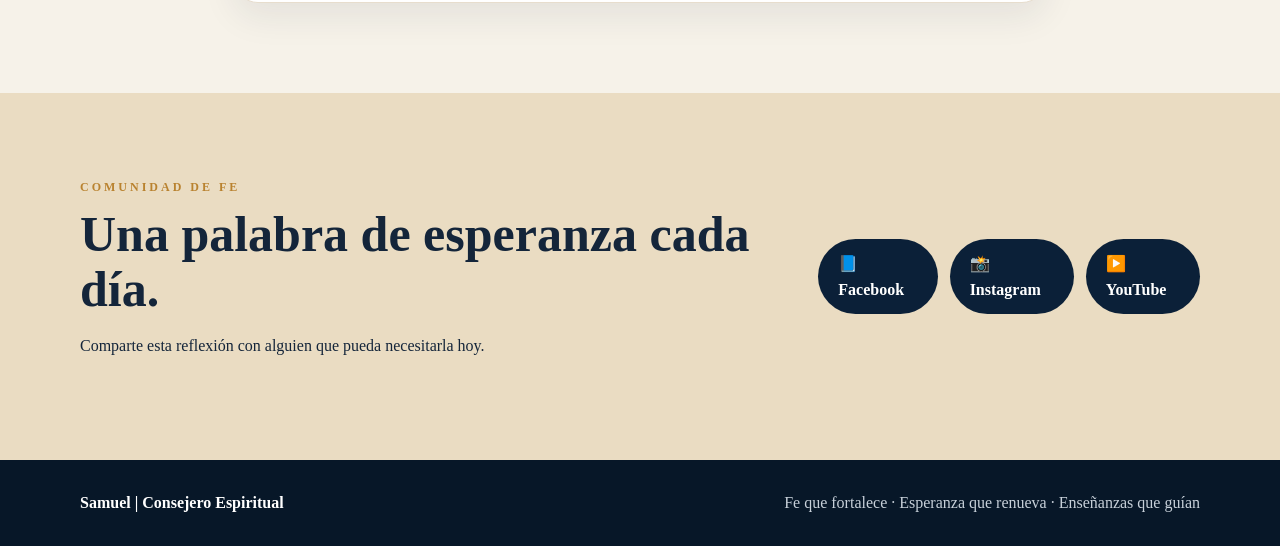
<file: oracion-de-la-manana.html>
<!doctype html>
<html lang="es">
<head>
<meta charset="utf-8">
<meta name="viewport" content="width=device-width, initial-scale=1">
<title>Oración de la Mañana para Comenzar el Día con Dios | Samuel</title>
<meta name="description" content="Una oración de la mañana para agradecer, pedir dirección a Dios y comenzar el día con fe, paz y esperanza.">
<link rel="canonical" href="https://samuelconsejero.com/oracion-de-la-manana.html">
<meta name="robots" content="index, follow, max-image-preview:large">
<meta name="author" content="Samuel | Consejero Espiritual">
<meta name="theme-color" content="#07192d">
<link rel="stylesheet" href="styles.css">
<meta property="og:type" content="article">
<meta property="og:locale" content="es_US">
<meta property="og:title" content="Oración de la Mañana para Comenzar el Día con Dios | Samuel">
<meta property="og:description" content="Una oración de la mañana para agradecer, pedir dirección a Dios y comenzar el día con fe, paz y esperanza.">
<meta property="og:url" content="https://samuelconsejero.com/oracion-de-la-manana.html">
<meta property="og:image" content="https://samuelconsejero.com/samuel-banner.png">
<script async src="https://pagead2.googlesyndication.com/pagead/js/adsbygoogle.js?client=ca-pub-1262823786846792" crossorigin="anonymous"></script>
</head>
<body>
<header id="inicio">
  <div class="brand-banner"><a href="/"><img src="samuel-banner.png" alt="Samuel | Consejero Espiritual"></a></div>
  <nav class="nav">
    <a class="logo" href="/">SAMUEL <span>| Consejero Espiritual</span></a>
    <div class="navlinks">
      <a href="/">Inicio</a>
      <a href="/#reflexiones">Reflexiones</a>
      <a href="/#reels">Reels</a>
      <a href="/#comunidad">Comunidad</a>
    </div>
  </nav>
</header>
<main>
<section class="intro">
  <p class="kicker">ORACIÓN DE LA MAÑANA</p>
  <h1>Oración de la mañana para comenzar el día con Dios</h1>
  <p>Una oración de la mañana para agradecer, pedir dirección a Dios y comenzar el día con fe, paz y esperanza.</p>
</section>
<section class="section article-content">
<article class="card">
<h2>Comienza este día en las manos de Dios</h2>
<p>Señor, gracias por regalarme un nuevo día. Gracias por la vida, por las oportunidades que todavía no puedo ver y por tu compañía en cada paso.</p>
<p>Guía mis decisiones, dame sabiduría para hablar, paciencia para escuchar y fortaleza para enfrentar lo que venga. Ayúdame a no vivir dominado por la preocupación y a recordar que no tengo que resolverlo todo de una vez.</p>
<p>Cuida a mi familia y a las personas que amo. Permíteme ser de bendición para alguien hoy. Que mis acciones reflejen bondad, humildad y esperanza.</p>
<p>Señor, pongo este día en tus manos. Dirige mi camino y dame paz para confiar en ti. Amén.</p>
<h3>Para comenzar hoy</h3>
<p>Antes de correr hacia tus pendientes, dedica unos segundos a agradecer. Un corazón agradecido puede cambiar la manera en que enfrentamos todo el día.</p>
</article>
</section>
<section class="community">
  <div>
    <p class="kicker">COMUNIDAD DE FE</p>
    <h2>Una palabra de esperanza cada día.</h2>
    <p>Comparte esta reflexión con alguien que pueda necesitarla hoy.</p>
  </div>
  <div class="social-buttons">
    <a class="social" href="https://www.facebook.com/profile.php?id=61592830172749" target="_blank" rel="noopener">📘 Facebook</a>
    <a class="social" href="https://www.instagram.com/samuel.consejero/" target="_blank" rel="noopener">📸 Instagram</a>
    <a class="social" href="https://www.youtube.com/@SamuelConsejeroEspiritual" target="_blank" rel="noopener">▶️ YouTube</a>
  </div>
</section>
</main>
<footer><strong>Samuel | Consejero Espiritual</strong><span>Fe que fortalece · Esperanza que renueva · Enseñanzas que guían</span></footer>
</body>
</html>
</file>
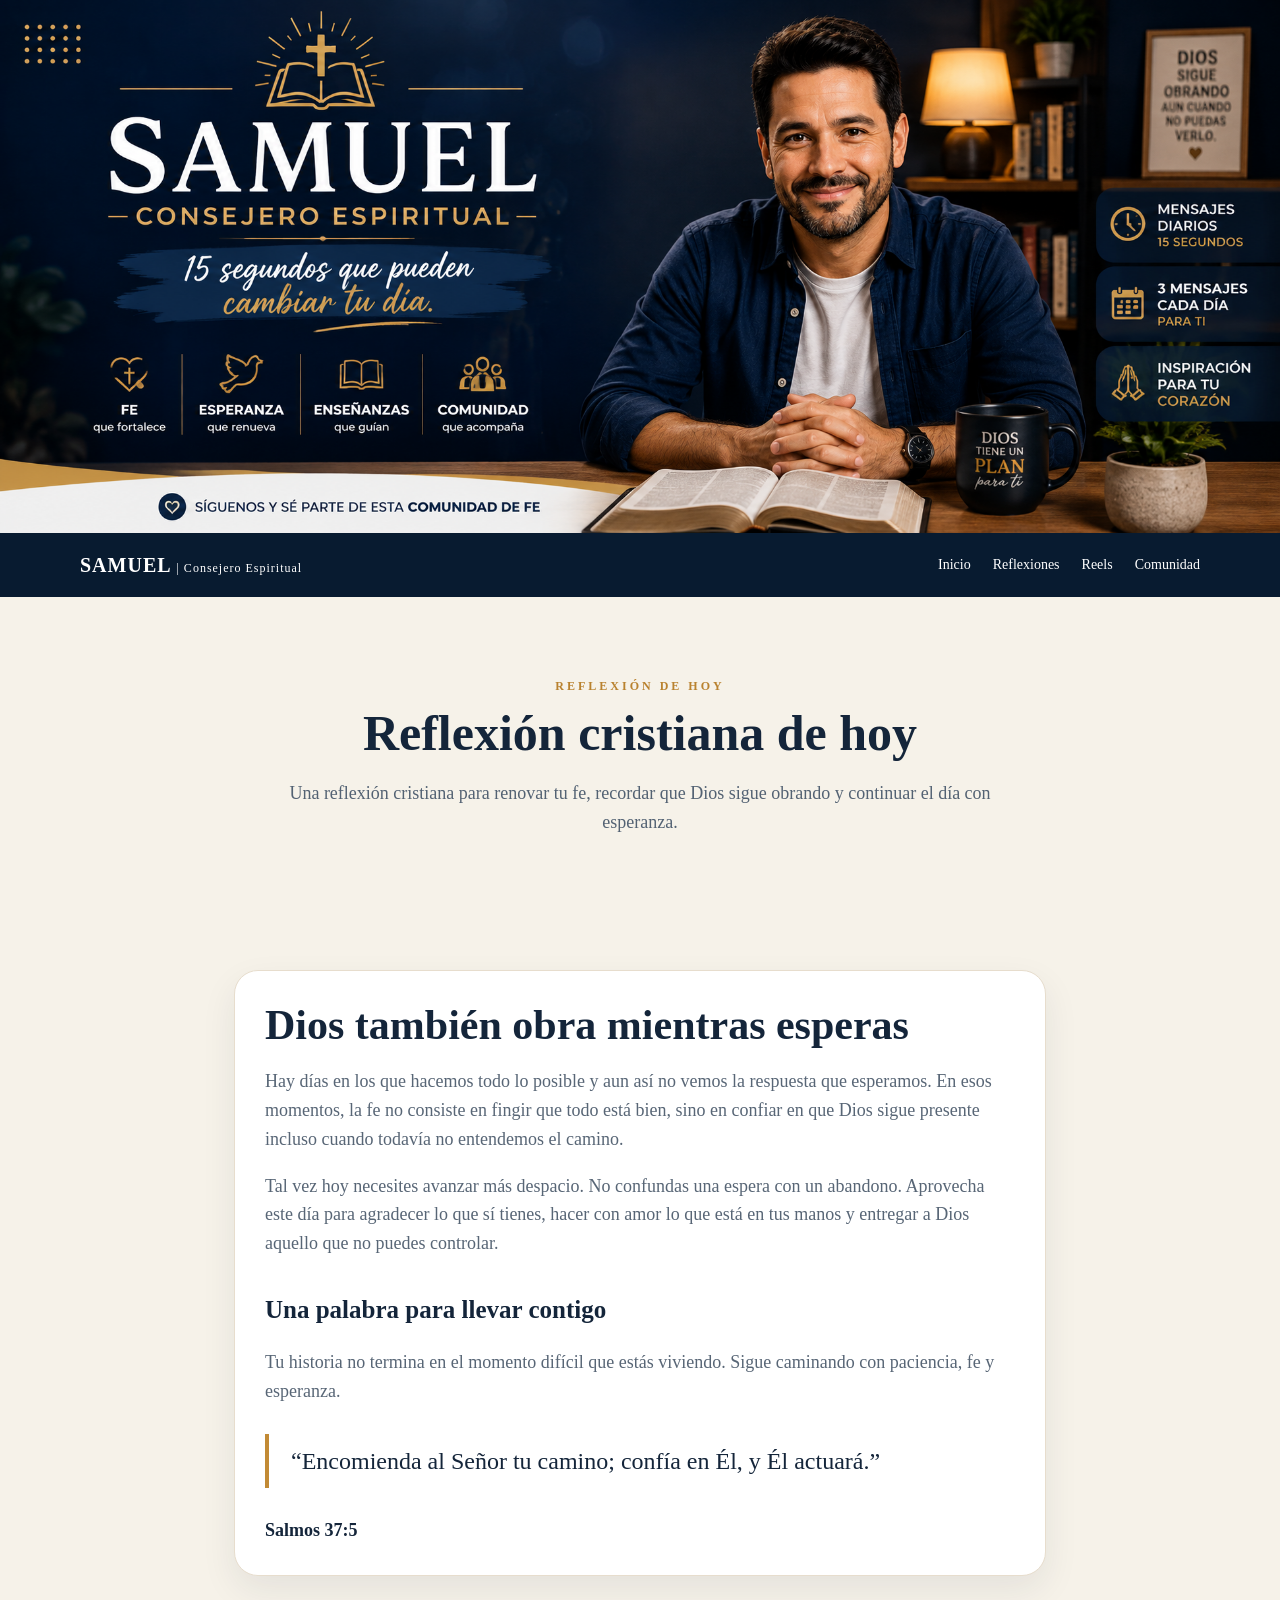
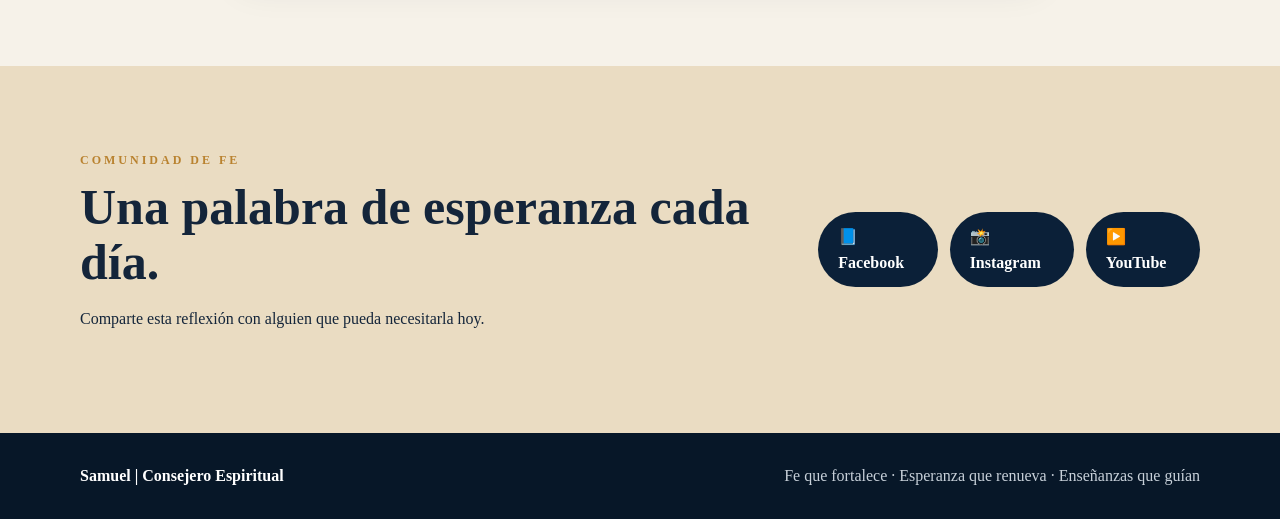
<file: reflexion-cristiana-de-hoy.html>
<!doctype html>
<html lang="es">
<head>
<meta charset="utf-8">
<meta name="viewport" content="width=device-width, initial-scale=1">
<title>Reflexión Cristiana de Hoy | Samuel Consejero Espiritual</title>
<meta name="description" content="Una reflexión cristiana para renovar tu fe, recordar que Dios sigue obrando y continuar el día con esperanza.">
<link rel="canonical" href="https://samuelconsejero.com/reflexion-cristiana-de-hoy.html">
<meta name="robots" content="index, follow, max-image-preview:large">
<meta name="author" content="Samuel | Consejero Espiritual">
<meta name="theme-color" content="#07192d">
<link rel="stylesheet" href="styles.css">
<meta property="og:type" content="article">
<meta property="og:locale" content="es_US">
<meta property="og:title" content="Reflexión Cristiana de Hoy | Samuel Consejero Espiritual">
<meta property="og:description" content="Una reflexión cristiana para renovar tu fe, recordar que Dios sigue obrando y continuar el día con esperanza.">
<meta property="og:url" content="https://samuelconsejero.com/reflexion-cristiana-de-hoy.html">
<meta property="og:image" content="https://samuelconsejero.com/samuel-banner.png">
<script async src="https://pagead2.googlesyndication.com/pagead/js/adsbygoogle.js?client=ca-pub-1262823786846792" crossorigin="anonymous"></script>
</head>
<body>
<header id="inicio">
  <div class="brand-banner"><a href="/"><img src="samuel-banner.png" alt="Samuel | Consejero Espiritual"></a></div>
  <nav class="nav">
    <a class="logo" href="/">SAMUEL <span>| Consejero Espiritual</span></a>
    <div class="navlinks">
      <a href="/">Inicio</a>
      <a href="/#reflexiones">Reflexiones</a>
      <a href="/#reels">Reels</a>
      <a href="/#comunidad">Comunidad</a>
    </div>
  </nav>
</header>
<main>
<section class="intro">
  <p class="kicker">REFLEXIÓN DE HOY</p>
  <h1>Reflexión cristiana de hoy</h1>
  <p>Una reflexión cristiana para renovar tu fe, recordar que Dios sigue obrando y continuar el día con esperanza.</p>
</section>
<section class="section article-content">
<article class="card">
<h2>Dios también obra mientras esperas</h2>
<p>Hay días en los que hacemos todo lo posible y aun así no vemos la respuesta que esperamos. En esos momentos, la fe no consiste en fingir que todo está bien, sino en confiar en que Dios sigue presente incluso cuando todavía no entendemos el camino.</p>
<p>Tal vez hoy necesites avanzar más despacio. No confundas una espera con un abandono. Aprovecha este día para agradecer lo que sí tienes, hacer con amor lo que está en tus manos y entregar a Dios aquello que no puedes controlar.</p>
<h3>Una palabra para llevar contigo</h3>
<p>Tu historia no termina en el momento difícil que estás viviendo. Sigue caminando con paciencia, fe y esperanza.</p>
<blockquote>“Encomienda al Señor tu camino; confía en Él, y Él actuará.”</blockquote>
<strong>Salmos 37:5</strong>
</article>
</section>
<section class="community">
  <div>
    <p class="kicker">COMUNIDAD DE FE</p>
    <h2>Una palabra de esperanza cada día.</h2>
    <p>Comparte esta reflexión con alguien que pueda necesitarla hoy.</p>
  </div>
  <div class="social-buttons">
    <a class="social" href="https://www.facebook.com/profile.php?id=61592830172749" target="_blank" rel="noopener">📘 Facebook</a>
    <a class="social" href="https://www.instagram.com/samuel.consejero/" target="_blank" rel="noopener">📸 Instagram</a>
    <a class="social" href="https://www.youtube.com/@SamuelConsejeroEspiritual" target="_blank" rel="noopener">▶️ YouTube</a>
  </div>
</section>
</main>
<footer><strong>Samuel | Consejero Espiritual</strong><span>Fe que fortalece · Esperanza que renueva · Enseñanzas que guían</span></footer>
</body>
</html>
</file>
<file: styles.css>
*{box-sizing:border-box}html{scroll-behavior:smooth}body{margin:0;background:#f6f2e9;color:#14253a;font-family:Georgia,"Times New Roman",serif;line-height:1.6}.brand-banner{width:100%;background:#07192d;line-height:0;overflow:hidden}.brand-banner img{display:block;width:100%;height:auto}.nav{background:#081b30;color:#fff;padding:16px max(24px,calc((100vw - 1120px)/2));display:flex;justify-content:space-between;align-items:center;gap:20px}.logo{color:#fff;text-decoration:none;font-weight:800;letter-spacing:1px;font-size:20px}.logo span{font-size:12px;font-weight:400}.navlinks{display:flex;gap:22px}.navlinks a{color:#fff;text-decoration:none;font-size:14px}.kicker{color:#b9822f;letter-spacing:3px;font-size:12px;font-weight:800;margin:0 0 10px}.intro{text-align:center;max-width:820px;margin:auto;padding:80px 24px 60px}.intro h1,.section h2,.community h2,.reels-heading h2{font-size:clamp(32px,4vw,50px);line-height:1.1;margin:0 0 15px}.intro p:not(.kicker),.reels-heading p:not(.kicker){font-size:18px;color:#536273}.btn{display:inline-block;padding:12px 21px;border-radius:999px;text-decoration:none;font-weight:800;margin-top:10px}.gold{background:#c28a35;color:#fff}.section{max-width:1120px;margin:auto;padding:55px 24px 90px}.cards{display:grid;grid-template-columns:repeat(3,1fr);gap:22px}.card{background:#fff;padding:30px;border-radius:24px;border:1px solid #e7ddcd;box-shadow:0 14px 35px rgba(20,37,58,.08)}.main-card{border-color:#d2a65f}.icon{font-size:34px}.card h3{font-size:25px;margin:10px 0}.card p{color:#586676}.card a,.reel-link{color:#9b681e;font-weight:800;text-decoration:none}.reels-section{background:#0b2038;color:#fff;padding:85px 24px}.reels-heading{max-width:1120px;margin:0 auto 35px;display:flex;justify-content:space-between;align-items:end;gap:30px}.reels-heading .kicker{color:#e3b967}.reels-heading p{color:#c5d0db}.reels-grid{max-width:1120px;margin:auto;display:grid;grid-template-columns:repeat(3,1fr);gap:24px}.reel-card{background:#fff;color:#14253a;border-radius:22px;overflow:hidden;box-shadow:0 15px 35px rgba(0,0,0,.22)}.featured-reel{transform:translateY(-8px);box-shadow:0 20px 45px rgba(0,0,0,.32)}.reel-cover{height:300px;position:relative;display:flex;align-items:center;justify-content:center;overflow:hidden}.reel-cover:before{content:"";position:absolute;inset:0;background:linear-gradient(145deg,rgba(5,22,40,.2),rgba(5,22,40,.7))}.morning{background:linear-gradient(135deg,#9d6733,#e6c179 50%,#38536b)}.hope{background:linear-gradient(135deg,#07182b,#31516e 55%,#b48640)}.night{background:linear-gradient(135deg,#030c18,#172c48 55%,#81623b)}.reel-badge{position:absolute;top:16px;left:16px;z-index:2;background:rgba(255,255,255,.92);color:#14253a;border-radius:999px;padding:6px 10px;font-size:11px;font-weight:800}.play{width:70px;height:70px;border-radius:50%;display:grid;place-items:center;background:#c28a35;color:#fff;font-size:24px;position:relative;z-index:2}.cover-label{position:absolute;bottom:18px;left:18px;z-index:2;font-size:13px;letter-spacing:3px;font-weight:800;color:#fff}.reel-body{padding:23px}.reel-body h3{font-size:22px;margin:0 0 7px}.reel-body p{color:#586676;margin:0 0 13px}.reels-note{max-width:1120px;margin:30px auto 0;padding:17px 20px;border:1px solid rgba(227,185,103,.45);border-radius:16px;color:#d9e1e8}.reels-note strong{color:#e3b967}.verse{background:#f6f2e9;color:#fff;padding:80px 24px}.verse-inner{max-width:1000px;margin:auto;background:#0b2038;padding:45px;border-radius:30px;display:grid;grid-template-columns:240px 1fr;gap:45px;align-items:center}.verse-inner img{width:220px;height:220px;object-fit:cover;border-radius:50%;border:5px solid #d8a94f}.verse .kicker{color:#e3b967}.verse blockquote{font-size:clamp(28px,4vw,45px);line-height:1.15;margin:10px 0 15px}.verse strong{color:#e3b967}.community{padding:85px max(24px,calc((100vw - 1120px)/2));background:#eadcc2;display:flex;justify-content:space-between;align-items:center;gap:35px}.community>div:first-child{max-width:720px}.social-buttons{display:flex;gap:12px}.social{padding:12px 20px;border-radius:999px;background:#0b2038;color:#fff;text-decoration:none;font-weight:800}footer{background:#071728;color:#fff;padding:30px max(24px,calc((100vw - 1120px)/2));display:flex;justify-content:space-between;gap:20px}footer span{color:#c7d0d9}@media(max-width:800px){.nav{justify-content:center}.navlinks{display:none}.cards,.reels-grid{grid-template-columns:1fr}.featured-reel{transform:none}.reels-heading{flex-direction:column;align-items:start}.reel-cover{height:340px}.verse-inner{grid-template-columns:1fr;text-align:center}.verse-inner img{margin:auto}.community{flex-direction:column;text-align:center}.social-buttons{flex-wrap:wrap;justify-content:center}footer{flex-direction:column}}
.seo-articles{margin-top:55px}
.article-content{max-width:860px}
.article-content .card{font-size:18px}
.article-content .card h2{font-size:clamp(28px,4vw,42px);line-height:1.15}
.article-content .card h3{margin-top:32px}
.article-content blockquote{font-size:24px;line-height:1.45;border-left:4px solid #c28a35;margin:28px 0;padding:10px 0 10px 22px}

.publicaciones {
  padding: 56px 8%;
  background: linear-gradient(135deg, #07192d, #0d2742);
}

.publicacion {
  max-width: 900px;
  margin: 0 auto 28px;
  padding: 36px;
  border-radius: 24px;
  background: rgba(255, 255, 255, 0.06);
  border: 1px solid rgba(212, 175, 55, 0.35);
  box-shadow: 0 18px 45px rgba(0, 0, 0, 0.22);
  color: #ffffff;
}

.publicacion .kicker {
  margin-bottom: 12px;
  color: #d4af37;
  font-size: 0.82rem;
  font-weight: 700;
  letter-spacing: 0.18em;
}

.publicacion h2 {
  margin: 0 0 18px;
  font-size: clamp(2rem, 4vw, 3.4rem);
  line-height: 1.05;
  color: #ffffff;
}

.publicacion > p:not(.kicker) {
  margin-bottom: 22px;
  font-size: 1.08rem;
  line-height: 1.8;
  color: #e8edf3;
}

.publicacion blockquote {
  margin: 24px 0 12px;
  padding-left: 20px;
  border-left: 3px solid #d4af37;
  font-size: 1.18rem;
  line-height: 1.7;
  font-style: italic;
  color: #f5e7b2;
}

.publicacion strong {
  display: inline-block;
  margin-top: 8px;
  color: #d4af37;
}

@media (max-width: 700px) {
  .publicaciones {
    padding: 36px 18px;
  }

  .publicacion {
    padding: 24px 20px;
    border-radius: 18px;
  }

  .publicacion h2 {
    font-size: 2rem;
  }
}
/* Diseño final para las publicaciones automáticas */
.publicaciones {
  width: 100%;
  padding: 60px 6%;
  background: #07192d !important;
  box-sizing: border-box;
}

.publicaciones .publicacion {
  max-width: 820px;
  margin: 0 auto;
  padding: 38px 34px;
  background: #0d2742 !important;
  color: #ffffff !important;
  border: 1px solid #d4af37;
  border-radius: 22px;
  box-shadow: 0 18px 45px rgba(0, 0, 0, 0.28);
}

.publicaciones .publicacion .kicker {
  color: #d4af37 !important;
  font-weight: 700;
  letter-spacing: 0.16em;
  margin-bottom: 14px;
}

.publicaciones .publicacion h2 {
  color: #ffffff !important;
  font-size: clamp(2rem, 4vw, 3.2rem);
  margin: 0 0 20px;
}

.publicaciones .publicacion p {
  color: #edf2f7 !important;
  font-size: 1.18rem;
  line-height: 1.9;
}

.publicaciones .publicacion blockquote {
  color: #f6e7ad !important;
  margin: 26px 0 14px;
  padding: 14px 0 14px 20px;
  border-left: 4px solid #d4af37;
  font-size: 1.2rem;
  line-height: 1.7;
  font-style: italic;
}

.publicaciones .publicacion strong {
  color: #d4af37 !important;
  font-size: 1rem;
}

@media (max-width: 700px) {
  .publicaciones {
    padding: 36px 16px;
  }

  .publicaciones .publicacion {
    padding: 26px 20px;
    border-radius: 18px;
  }
}

.imagen-publicacion {
    width: 100% !important;
    max-width: 650px !important;
    height: auto !important;
    object-fit: contain;
    border-radius: 18px;
    margin: 18px auto 22px;
    display: block;
}
}
}
</file>
